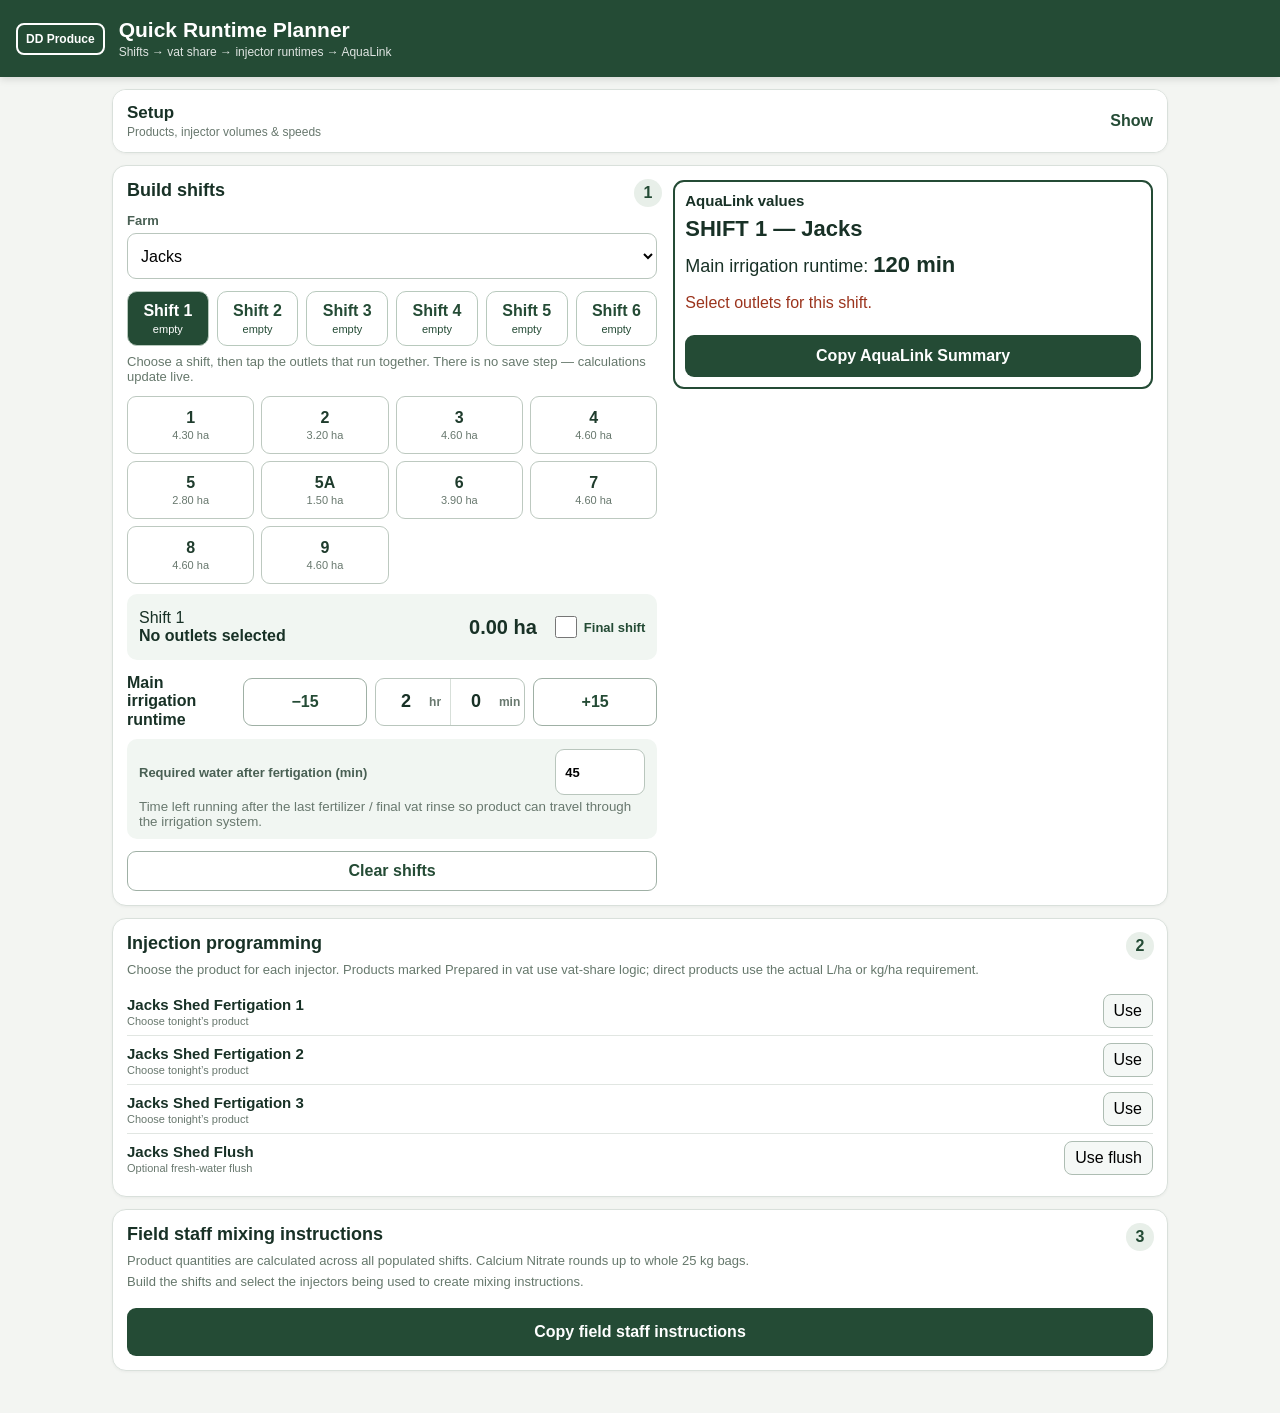
<file: index.html>
<!doctype html><html lang="en"><head><meta charset="utf-8"><meta name="viewport" content="width=device-width,initial-scale=1,viewport-fit=cover"><meta name="theme-color" content="#244B35"><title>Quick Runtime Planner — Build 5.2</title><link rel="stylesheet" href="quick.css"></head><body>
<header><div class="brand">DD Produce</div><div><h1>Quick Runtime Planner</h1><p>Shifts → vat share → injector runtimes → AquaLink</p></div></header><main>
<section class="card setupCard"><button id="setupToggle" class="setupToggle"><span><strong>Setup</strong><small>Products, injector volumes & speeds</small></span><b>Show</b></button><div id="setupPanel" class="setupPanel"><div class="setupProducts"><h2>Products</h2><p class="hint">Add products once, then choose them on any injector.</p><div id="productSetup"></div><button id="addProduct" class="secondary">+ Add product</button></div><h2>Injectors</h2><p class="hint">Physical injector settings. Product can be changed for tonight without changing the injector.</p><div id="setupInjectors"></div></div></section>
<section class="card plannerCard"><div class="step">1</div><div class="outletPane"><h2>Build shifts</h2><label>Farm</label><select id="farm"></select><div id="shiftTabs" class="shiftTabs"></div><p class="hint">Choose a shift, then tap the outlets that run together. There is no save step — calculations update live.</p><div id="outlets" class="outlets"></div><div id="shiftSummary" class="shiftSummary"></div><div class="irrigationCtl"><b>Main irrigation runtime</b><button id="rtMinus" class="secondary">−15</button><div class="durationInput" aria-label="Irrigation duration"><label><input id="rtHours" type="number" inputmode="numeric" min="0" max="23" step="1" value="2"><span>hr</span></label><label><input id="rtMinutes" type="number" inputmode="numeric" min="0" max="59" step="1" value="0"><span>min</span></label></div><button id="rtPlus" class="secondary">+15</button></div><div class="postWaterCtl"><label>Required water after fertigation (min)<input id="postWater" type="number" min="0" step="5" value="45"></label><small>Time left running after the last fertilizer / final vat rinse so product can travel through the irrigation system.</small></div><button id="clearShifts" class="secondary" style="margin-top:12px">Clear shifts</button></div><aside class="inlineResult"><h3>AquaLink values</h3><div id="result"></div><button id="copy" class="primary">Copy AquaLink Summary</button></aside></section>
<section class="card"><div class="step">2</div><h2>Injection programming</h2><p class="hint">Choose the product for each injector. Products marked Prepared in vat use vat-share logic; direct products use the actual L/ha or kg/ha requirement.</p><div id="injectors"></div><div id="injectionOrderBox" class="injectionOrderBox"></div></section>
<section class="card fieldStaffCard"><div class="step">3</div><h2>Field staff mixing instructions</h2><p class="hint">Product quantities are calculated across all populated shifts. Calcium Nitrate rounds up to whole 25 kg bags.</p><div id="fieldStaffResult"></div><button id="copyFieldStaff" class="primary">Copy field staff instructions</button></section>
</main><script src="quick.js"></script></body></html>
</file>
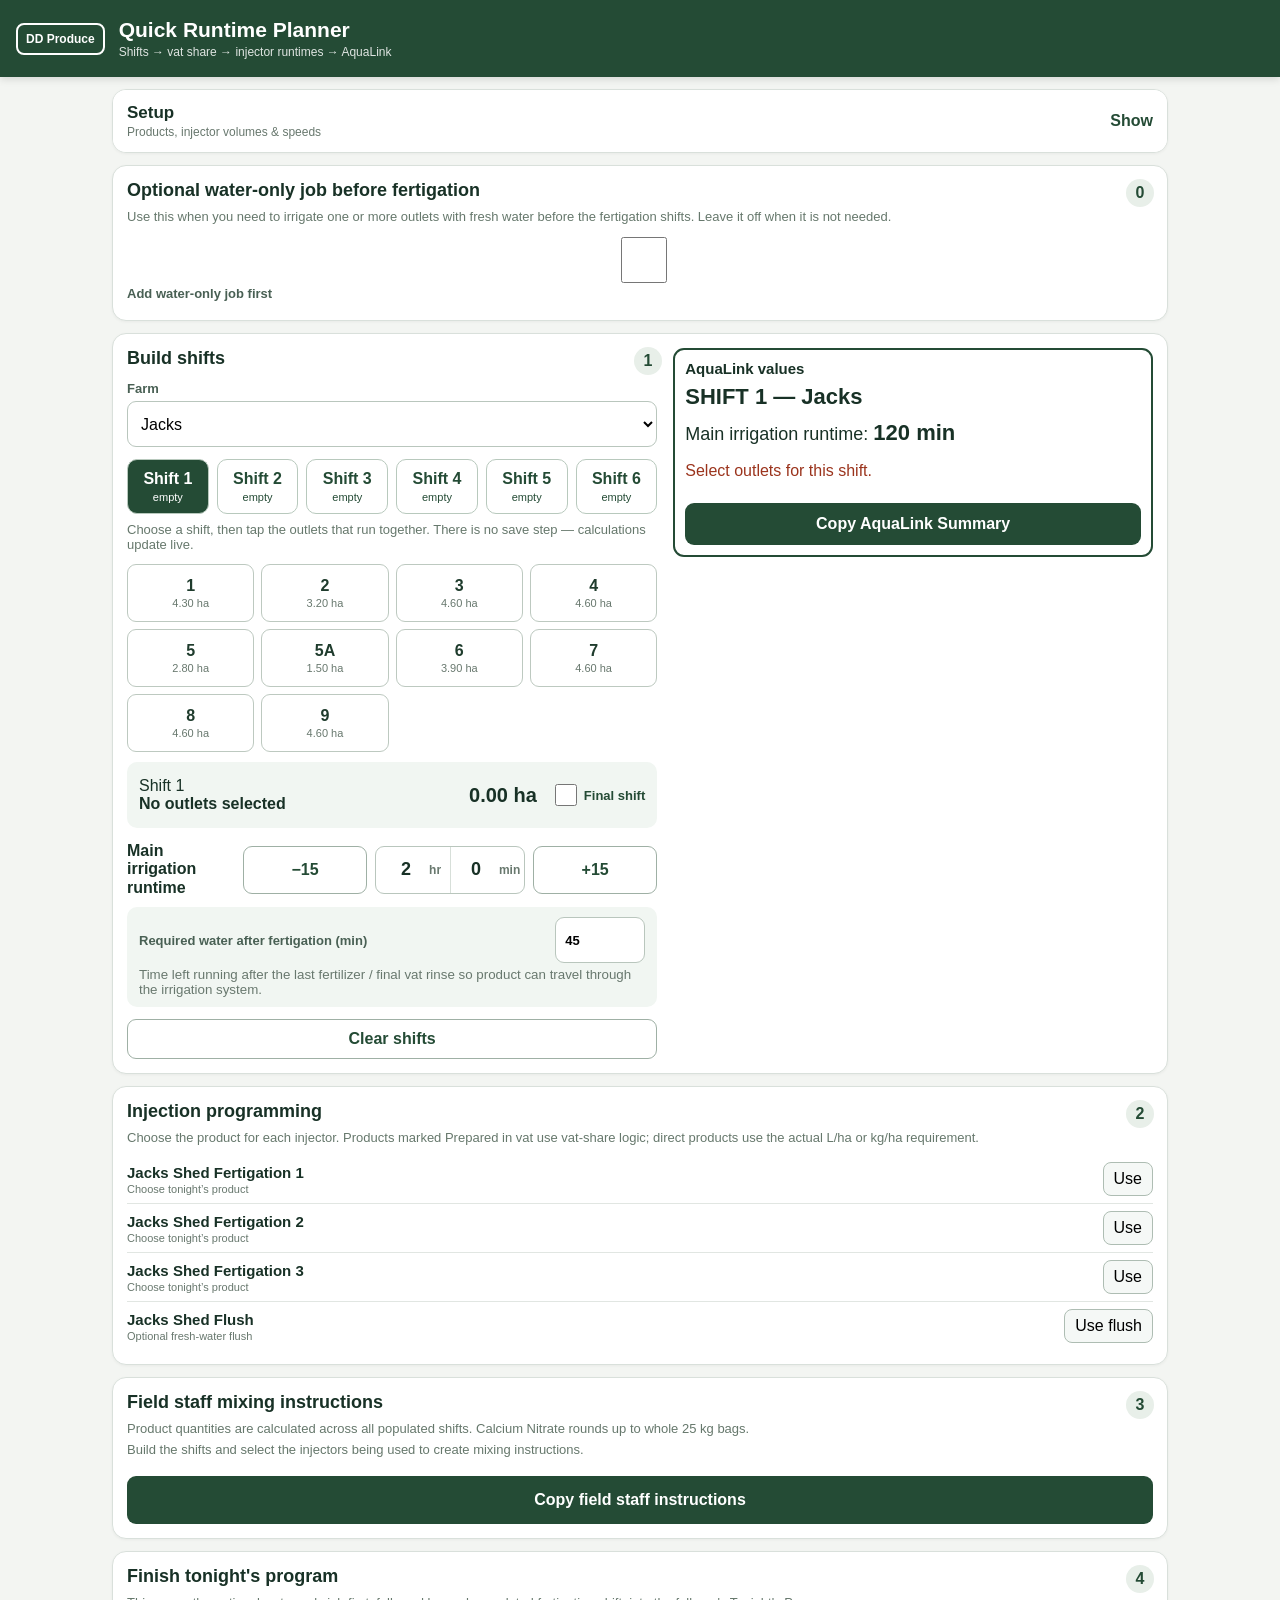
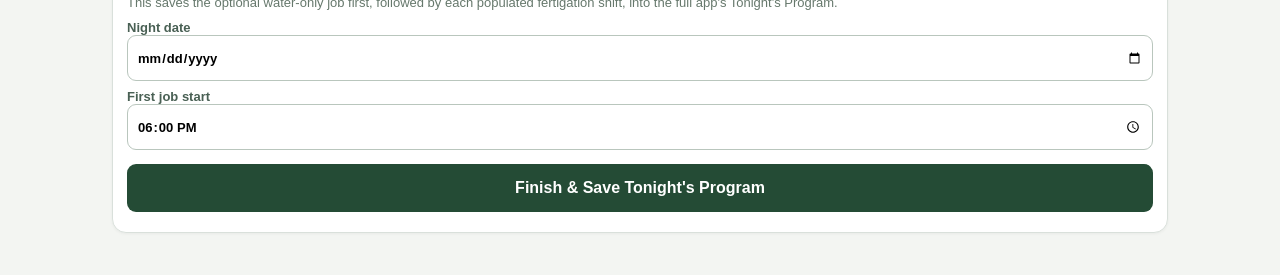
<file: quick-planner.html>
<!doctype html><html lang="en"><head><meta charset="utf-8"><meta name="viewport" content="width=device-width,initial-scale=1,viewport-fit=cover"><meta name="theme-color" content="#244B35"><title>Quick Runtime Planner — Build 5.2</title><link rel="stylesheet" href="quick.css"></head><body>
<header><div class="brand">DD Produce</div><div><h1>Quick Runtime Planner</h1><p>Shifts → vat share → injector runtimes → AquaLink</p></div></header><main>
<section class="card setupCard"><button id="setupToggle" class="setupToggle"><span><strong>Setup</strong><small>Products, injector volumes & speeds</small></span><b>Show</b></button><div id="setupPanel" class="setupPanel"><div class="setupProducts"><h2>Products</h2><p class="hint">Add products once, then choose them on any injector.</p><div id="productSetup"></div><button id="addProduct" class="secondary">+ Add product</button></div><h2>Injectors</h2><p class="hint">Physical injector settings. Product can be changed for tonight without changing the injector.</p><div id="setupInjectors"></div></div></section>
<section class="card waterOnlyCard"><div class="step">0</div><h2>Optional water-only job before fertigation</h2><p class="hint">Use this when you need to irrigate one or more outlets with fresh water before the fertigation shifts. Leave it off when it is not needed.</p><label class="waterToggle"><input id="useWaterOnly" type="checkbox"> <strong>Add water-only job first</strong></label><div id="waterOnlyPanel" style="display:none"><div id="waterOutlets" class="outlets"></div><div class="irrigationCtl"><b>Water-only runtime</b><button id="waterMinus" class="secondary">−15</button><div class="durationInput"><label><input id="waterHours" type="number" inputmode="numeric" min="0" max="23" value="2"><span>hr</span></label><label><input id="waterMinutes" type="number" inputmode="numeric" min="0" max="59" value="0"><span>min</span></label></div><button id="waterPlus" class="secondary">+15</button></div></div></section>
<section class="card plannerCard"><div class="step">1</div><div class="outletPane"><h2>Build shifts</h2><label>Farm</label><select id="farm"></select><div id="shiftTabs" class="shiftTabs"></div><p class="hint">Choose a shift, then tap the outlets that run together. There is no save step — calculations update live.</p><div id="outlets" class="outlets"></div><div id="shiftSummary" class="shiftSummary"></div><div class="irrigationCtl"><b>Main irrigation runtime</b><button id="rtMinus" class="secondary">−15</button><div class="durationInput" aria-label="Irrigation duration"><label><input id="rtHours" type="number" inputmode="numeric" min="0" max="23" step="1" value="2"><span>hr</span></label><label><input id="rtMinutes" type="number" inputmode="numeric" min="0" max="59" step="1" value="0"><span>min</span></label></div><button id="rtPlus" class="secondary">+15</button></div><div class="postWaterCtl"><label>Required water after fertigation (min)<input id="postWater" type="number" min="0" step="5" value="45"></label><small>Time left running after the last fertilizer / final vat rinse so product can travel through the irrigation system.</small></div><button id="clearShifts" class="secondary" style="margin-top:12px">Clear shifts</button></div><aside class="inlineResult"><h3>AquaLink values</h3><div id="result"></div><button id="copy" class="primary">Copy AquaLink Summary</button></aside></section>
<section class="card"><div class="step">2</div><h2>Injection programming</h2><p class="hint">Choose the product for each injector. Products marked Prepared in vat use vat-share logic; direct products use the actual L/ha or kg/ha requirement.</p><div id="injectors"></div><div id="injectionOrderBox" class="injectionOrderBox"></div></section>
<section class="card fieldStaffCard"><div class="step">3</div><h2>Field staff mixing instructions</h2><p class="hint">Product quantities are calculated across all populated shifts. Calcium Nitrate rounds up to whole 25 kg bags.</p><div id="fieldStaffResult"></div><button id="copyFieldStaff" class="primary">Copy field staff instructions</button></section>
<section class="card saveProgramCard"><div class="step">4</div><h2>Finish tonight's program</h2><p class="hint">This saves the optional water-only job first, followed by each populated fertigation shift, into the full app's Tonight's Program.</p><div class="saveProgramInputs"><label>Night date<input id="saveNightDate" type="date"></label><label>First job start<input id="saveStartTime" type="time" value="18:00"></label></div><button id="finishSave" class="primary">Finish &amp; Save Tonight's Program</button><div id="saveStatus" class="hint"></div></section>
</main><script src="quick.js"></script></body></html>
</file>
<file: quick.css>
*{box-sizing:border-box}body{margin:0;background:#f3f5f2;color:#183126;font-family:-apple-system,BlinkMacSystemFont,"Segoe UI",sans-serif;font-size:16px}header{background:#244b35;color:white;padding:18px max(16px,env(safe-area-inset-left));display:flex;gap:14px;align-items:center;position:sticky;top:0;z-index:5;box-shadow:0 2px 8px #0002}.brand{border:2px solid #fff;border-radius:8px;padding:7px 8px;font-weight:800;font-size:12px;white-space:nowrap}h1{font-size:21px;margin:0}header p{margin:3px 0 0;opacity:.85;font-size:12px}main{max-width:620px;margin:auto;padding:12px 12px calc(30px + env(safe-area-inset-bottom))}.card{background:white;border:1px solid #d9e0db;border-radius:14px;padding:14px;margin-bottom:12px;box-shadow:0 1px 3px #0000000c;position:relative}.step{position:absolute;right:13px;top:13px;width:28px;height:28px;border-radius:50%;display:grid;place-items:center;background:#e8efe9;color:#244b35;font-weight:800}.card h2{font-size:18px;margin:0 38px 12px 0}label{display:block;font-size:13px;font-weight:700;margin:8px 0 5px;color:#496054}select,input,button{font:inherit}select,input{width:100%;min-height:46px;border:1px solid #b9c6bd;border-radius:9px;background:#fff;padding:9px}.outlets{display:grid;grid-template-columns:repeat(4,1fr);gap:7px;margin-top:12px}.outlet{min-height:58px;border:1px solid #bdc9c0;background:#fff;border-radius:9px;padding:5px 2px;font-weight:800;color:#1f3c2d}.outlet small{display:block;font-size:11px;font-weight:500;color:#68786e;margin-top:2px}.outlet.on{background:#244b35;color:white;border-color:#244b35}.outlet.on small{color:#dbe6df}.total{margin-top:11px;background:#f0f5f1;border-radius:9px;padding:10px;display:grid;grid-template-columns:1fr minmax(180px,240px);gap:10px;align-items:center}.total>div:first-child{display:grid;grid-template-columns:1fr auto;gap:2px 8px}.total span{font-size:12px}.total strong{grid-row:2}.total b{grid-row:1/3;grid-column:2;align-self:center;font-size:18px}.runtimeCompact{border-left:1px solid #d5dfd8;padding-left:10px}.runtimeMini{display:grid;grid-template-columns:44px 1fr 44px;gap:4px;margin-top:3px}.runtimeMini select{min-height:38px;padding:5px}.runtimeMini button{border:1px solid #b9c6bd;background:#f7f9f7;border-radius:8px;font-weight:700;min-height:38px}.hint{font-size:13px;color:#66786c;margin:-4px 0 10px}.inj{border-top:1px solid #e1e6e2;padding:12px 0}.inj:first-child{border-top:0}.injHead{display:flex;justify-content:space-between;align-items:center;gap:10px}.injHead strong{font-size:16px}.toggle{width:auto;min-height:38px;padding:7px 12px;border:1px solid #aebdb3;background:#f5f8f6;border-radius:8px}.toggle.on{background:#244b35;color:#fff}.injBody{display:none}.inj.active .injBody{display:block}.two{display:grid;grid-template-columns:1fr 1fr;gap:8px}.calc{margin-top:9px;background:#f1f5f2;border-radius:9px;padding:10px;font-size:13px}.calc strong{font-size:17px}.warning{color:#9b341d}.result{border:2px solid #244b35}.aquaHead{font-size:17px;font-weight:800;margin-bottom:8px}.aquaLine{display:grid;grid-template-columns:1fr auto;gap:6px;padding:9px 0;border-top:1px solid #dce4de}.aquaLine:first-of-type{border-top:0}.aquaLine b{font-size:18px}.primary,.secondary{width:100%;min-height:48px;border-radius:9px;margin-top:9px;font-weight:800}.primary{background:#244b35;color:#fff;border:0}.secondary{background:#fff;color:#244b35;border:1px solid #9fb0a5}@media(max-width:390px){main{padding-left:8px;padding-right:8px}.card{padding:12px}.outlets{grid-template-columns:repeat(4,1fr);gap:5px}.total{grid-template-columns:1fr}.runtimeCompact{border-left:0;border-top:1px solid #d5dfd8;padding:8px 0 0}.two{grid-template-columns:1fr}}

.orderTitle{margin-top:10px;padding-top:10px;border-top:1px solid #dce4de;font-size:13px;font-weight:800;color:#496054}.orderRow{display:grid;grid-template-columns:28px 1fr 40px 40px;gap:6px;align-items:center;padding:6px 0}.orderRow>b{width:28px;height:28px;border-radius:50%;display:grid;place-items:center;background:#244b35;color:#fff}.orderRow span{font-weight:750}.orderRow small{display:block;font-size:11px;font-weight:500;color:#68786e;margin-top:1px}.orderRow button{min-height:38px;border:1px solid #b9c6bd;background:#f7f9f7;border-radius:8px;font-size:20px;font-weight:800;color:#244b35}.orderRow button:disabled{opacity:.25}

.aquaTable{width:100%;border-collapse:collapse;margin-top:8px}.aquaTable th,.aquaTable td{padding:9px 5px;border-top:1px solid #dce4de;text-align:left}.aquaTable th{font-size:12px;color:#66786c}.aquaTable td.num,.aquaTable th.num{text-align:right;font-weight:800}.aquaTable td.num{font-size:18px}.aquaTable small{display:block;color:#68786e;margin-top:2px}.aquaNote{font-size:12px;color:#66786c;margin:8px 0 0}
.setupCard{padding:0;overflow:hidden}.setupToggle{width:100%;border:0;background:#fff;padding:13px 14px;display:flex;justify-content:space-between;align-items:center;text-align:left;color:#183126}.setupToggle span{display:flex;flex-direction:column}.setupToggle strong{font-size:17px}.setupToggle small{font-size:12px;color:#68786e;margin-top:2px}.setupToggle b{color:#244b35}.setupPanel{display:none;border-top:1px solid #e1e6e2;padding:14px}.setupPanel.open{display:block}.setupInj{padding:10px 0;border-top:1px solid #e1e6e2}.setupInj:first-of-type{border-top:0}.setupInj>strong{font-size:15px}.setupInj input,.setupInj select{min-height:42px}.flushOnly .calc{color:#496054}.inj input[readonly]{background:#f2f5f2;color:#53665a}
.inlineResult{margin-top:10px;border:2px solid #244b35;border-radius:11px;padding:10px}.inlineResult h3{font-size:15px;margin:0 0 7px}.inlineResult .primary,.inlineResult .secondary{min-height:42px;margin-top:7px}.inlineResult .aquaTable td,.inlineResult .aquaTable th{padding:7px 4px}

/* Build 6: iPad split view + prepared-vat allocation */
.vatPlan{margin-top:10px;border:1px solid #d5dfd8;border-radius:10px;padding:10px;background:#f8faf8}.vatPlanHead{display:flex;justify-content:space-between;gap:10px;align-items:baseline}.vatPlanHead strong{font-size:14px}.vatPreparedSummary{font-size:12px;font-weight:700;color:#496054}.vatOutlets{display:grid;grid-template-columns:repeat(5,1fr);gap:5px;margin-top:8px}.vatOutlet{min-height:46px;border:1px solid #bdc9c0;background:#fff;border-radius:8px;font-weight:800;color:#1f3c2d;padding:4px 2px}.vatOutlet small{display:block;font-size:9px;font-weight:500;color:#68786e}.vatOutlet.on{background:#244b35;color:#fff;border-color:#244b35}.vatOutlet.on small{color:#dbe6df}.vatHelp{font-size:11px;color:#68786e;margin:7px 0 0}.outletPane>.secondary{min-height:40px;margin-top:8px}
@media(min-width:760px){main{max-width:1080px}.plannerCard{display:grid;grid-template-columns:minmax(0,1.05fr) minmax(360px,.95fr);gap:16px;align-items:start}.plannerCard .step{left:calc(50% - 6px);right:auto}.outletPane{min-width:0}.inlineResult{margin-top:0;position:sticky;top:92px;min-width:0}.inlineResult .aquaTable td.num{font-size:16px}.inlineResult .orderRow{grid-template-columns:28px 1fr 38px 38px}.outlets{grid-template-columns:repeat(4,1fr)}}
@media(max-width:520px){.vatOutlets{grid-template-columns:repeat(4,1fr)}}

/* Build 7: compact injector cards + working prepared-vat state */
.inj{padding:9px 0}.injHead strong{font-size:15px}.injBody{padding-top:4px}.injBody label{font-size:11px;margin:4px 0 3px}.injBody select,.injBody input{min-height:36px;padding:5px 8px;font-size:14px}.injBody .two{gap:6px}.injBody .calc{margin-top:6px;padding:7px 9px;line-height:1.3}.injBody .calc strong{font-size:15px}.injBody .calc span{font-size:11px;color:#68786e}.toggle{min-height:34px;padding:5px 10px}.vatPlan{padding:7px;margin-top:6px}.vatOutlets{margin-top:6px}.vatOutlet{min-height:40px}.vatOutlet.used{background:#dfe9e2;color:#244b35;border-color:#8fa99a}.vatOutlet.used small{color:#587064}.vatStatus{display:flex;flex-wrap:wrap;gap:5px 12px;margin-top:7px;font-size:11px;color:#496054}.vatActions{display:flex;gap:6px;margin-top:7px}.vatActions button{min-height:34px;border-radius:7px;border:1px solid #aebdb3;background:#fff;color:#244b35;font-size:12px;font-weight:700;padding:5px 8px}.vatActions .markUsed{background:#244b35;color:#fff}.vatHelp{margin-top:5px}.solutionWrap label{margin-top:5px}
@media(min-width:760px){.inj.active .injBody{display:grid;grid-template-columns:1fr 1fr;gap:5px 10px;align-items:start}.inj.active .injBody>.two{display:contents}.inj.active .injBody>.vatPlan,.inj.active .injBody>.solutionWrap,.inj.active .injBody>.calc{grid-column:1/-1}.inj.active .injBody>.two>div{min-width:0}.inj.active .injBody>.two>input[type=hidden]{display:none}.vatOutlets{grid-template-columns:repeat(6,1fr)}}
/* Build 8: ordered fertigation runs using Injector Times spreadsheet logic */
.runHint{margin-top:0}.addRun{min-height:42px;margin-top:9px}.runs{margin-top:10px}.runEmpty{margin:8px 0}.runRow{display:grid;grid-template-columns:28px 1fr 34px 34px 34px;gap:5px;align-items:center;padding:5px;border:1px solid #d8e1da;border-radius:9px;margin-bottom:5px;background:#fafcfa}.runRow.active{border:2px solid #244b35;background:#f2f7f3}.runRow>b{width:26px;height:26px;border-radius:50%;display:grid;place-items:center;background:#244b35;color:white}.runPick{border:0;background:transparent;text-align:left;color:#183126;padding:2px}.runPick span{display:block;font-weight:800}.runPick small{display:block;color:#68786e}.runMove,.runDelete{min-height:34px;border:1px solid #bdc9c0;border-radius:7px;background:#fff;color:#244b35;font-weight:800}.runDelete{font-size:20px}.runMove:disabled{opacity:.25}.runTotal{display:flex;justify-content:space-between;padding:7px 5px;font-size:13px;border-top:1px solid #d8e1da;margin-top:6px}.runFocus{background:#eef4ef;border-radius:8px;padding:8px;margin-bottom:7px}.runFocus strong,.runFocus span{display:block}.runFocus span{font-size:12px;color:#5d7064;margin-top:2px}.compactInj{padding:7px 0}.compactInj .injHead>div small{display:block;color:#68786e;font-size:11px;margin-top:1px}.compactInj.active .injBody{display:grid;grid-template-columns:repeat(4,1fr);gap:6px;align-items:end}.compactInj .injBody label{margin:0}.compactInj .calc{grid-column:1/-1;margin:0;padding:6px 8px}.setupGrid{display:grid;grid-template-columns:repeat(2,1fr);gap:6px}.setupGrid label{margin:3px 0}.setupGrid input{min-height:38px;padding:5px 7px}.plannerCard .total{grid-template-columns:1fr}.plannerCard .total>div:first-child{grid-template-columns:1fr auto}.plannerCard .total b{grid-row:1/3;grid-column:2}
@media(max-width:700px){.compactInj.active .injBody{grid-template-columns:1fr 1fr}.setupGrid{grid-template-columns:1fr}.runRow{grid-template-columns:26px 1fr 32px 32px 32px}.plannerCard{display:block}.inlineResult{margin-top:10px}}
/* Build 10.1 - per-run irrigation runtime */
.runRuntime{display:flex;align-items:center;gap:6px;margin-left:auto;padding-left:8px}
.runRuntime small{font-size:12px;color:#66766d;white-space:nowrap}
.runRuntime button{min-width:36px;height:36px;padding:0 8px;border:1px solid #bfd0c5;border-radius:9px;background:#fff;color:#1672df;font-weight:700;font-size:15px}
.runRuntime input{width:66px;height:36px;border:1px solid #bfd0c5;border-radius:9px;padding:0 7px;text-align:center;font-weight:700;font-size:15px}
.mainRuntimeLine{display:flex;justify-content:space-between;align-items:center;padding:10px 4px;border-bottom:1px solid #dbe4de;font-size:16px}
.mainRuntimeLine b{font-size:20px}
@media(max-width:700px){.runRow{flex-wrap:wrap}.runRuntime{width:100%;margin:5px 0 0 40px;padding:0}.runRuntime small{min-width:72px}}
/* Excel Shift Build 1 */
.shiftTabs{display:grid;grid-template-columns:repeat(6,1fr);gap:8px;margin:12px 0}.shiftTab{border:1px solid #b8c9bd;background:#fff;border-radius:10px;padding:10px 4px;font-weight:800;color:#244b35}.shiftTab.active{background:#244b35;color:#fff}.shiftTab small{display:block;font-size:11px;font-weight:500;margin-top:3px}.shiftSummary{margin:10px 0 14px;padding:10px 12px;border-radius:10px;background:#f1f6f2;display:flex;justify-content:space-between;gap:10px;align-items:center}.shiftSummary strong{display:block}.shiftSummary .ha{font-size:20px;font-weight:800}.irrigationCtl{display:flex;gap:7px;align-items:center;margin-top:10px}.irrigationCtl input{width:95px;text-align:center}.irrigationCtl button{min-width:48px}.productAmount small{display:block;color:#6c7b71;font-size:12px}.aquaSimple{width:100%;border-collapse:collapse;margin-top:12px}.aquaSimple th,.aquaSimple td{padding:12px 7px;border-bottom:1px solid #dbe3dd;text-align:left}.aquaSimple th:nth-child(3),.aquaSimple th:nth-child(4),.aquaSimple td:nth-child(3),.aquaSimple td:nth-child(4){text-align:right;white-space:nowrap}.aquaSimple th{font-size:13px}.aquaSimple td{font-size:16px}.aquaSimple .productAmount{font-size:14px}.shiftTitle{font-size:22px;font-weight:800;margin:4px 0}.mainIrr{font-size:18px;margin:10px 0 6px}.mainIrr b{font-size:22px}.setupProducts{border-bottom:1px solid #dbe3dd;margin-bottom:18px;padding-bottom:16px}.productRow{display:grid;grid-template-columns:2fr 1fr 1fr auto;gap:8px;align-items:end;margin:8px 0}.productRow input,.productRow select{width:100%}.deleteProduct{height:44px}.productSelect{width:100%}
@media(max-width:700px){.shiftTabs{grid-template-columns:repeat(3,1fr)}.productRow{grid-template-columns:1fr 1fr}.aquaSimple th,.aquaSimple td{padding:9px 4px;font-size:13px}.aquaSimple th{font-size:11px}.plannerCard{display:block}.inlineResult{margin-top:14px}}

/* Excel Shift Build 2 - user controlled injection order */
.injectionOrderBox{margin-top:12px;border-top:1px solid #dbe3dd;padding-top:10px}
.injectionOrderBox:empty{display:none}
.orderControlTitle{margin-bottom:5px}.orderControlTitle strong{display:block;font-size:15px}.orderControlTitle small{display:block;color:#68786e;font-size:11px;margin-top:2px}
.orderControlRow{display:grid;grid-template-columns:28px 1fr 38px 38px;gap:6px;align-items:center;padding:5px 0}
.orderControlRow>b{width:26px;height:26px;border-radius:50%;display:grid;place-items:center;background:#244b35;color:#fff}
.orderControlRow span{font-weight:800}.orderControlRow span small{display:block;font-weight:500;color:#68786e;font-size:11px}
.orderControlRow button{height:36px;border:1px solid #b9c6bd;background:#fff;border-radius:8px;color:#244b35;font-size:18px;font-weight:800}
.orderControlRow button:disabled{opacity:.25}

.finalShiftCtl{margin-top:12px;border:1px solid #b8cbbf;border-radius:12px;padding:10px 12px;background:#f7faf8}.finalShiftCtl label{display:flex;align-items:center;gap:10px;margin:0;cursor:pointer}.finalShiftCtl input{width:22px;height:22px;flex:0 0 auto}.finalShiftCtl span{display:flex;flex-direction:column;gap:2px}.finalShiftCtl small{font-weight:400;color:#6d7d73}.shiftTab.final{box-shadow:inset 0 0 0 2px #24583b}.shiftTab em{display:block;font-size:10px;font-style:normal;letter-spacing:.06em;margin-top:2px}

/* Excel Shift Build 4 - field staff mixing instructions */
.fieldStaffCard{margin-top:12px}.staffFarm{font-size:20px;font-weight:800;margin:2px 0 8px}.staffLine{display:grid;grid-template-columns:minmax(180px,1fr) minmax(220px,1fr);gap:14px;padding:10px 4px;border-top:1px solid #dbe3dd;align-items:center}.staffLine strong,.staffLine small{display:block}.staffLine small{color:#68786e;margin-top:2px}.staffLine>span:last-child{text-align:right}.staffLine>span:last-child small{font-size:11px}.staffOutlets{margin-top:10px;background:#f1f6f2;border-radius:9px;padding:10px}.staffOutlets b,.staffOutlets span{display:block}.staffOutlets span{margin-top:3px}.fieldStaffCard .primary{max-width:100%}@media(max-width:600px){.staffLine{grid-template-columns:1fr}.staffLine>span:last-child{text-align:left}}
.preparedCheck{display:flex!important;align-items:center;gap:8px;border:1px solid #c4d1c8;border-radius:9px;padding:7px 9px;min-height:44px}.preparedCheck input{width:20px!important;height:20px}.preparedCheck span{display:flex;flex-direction:column}.preparedCheck small{font-size:10px;color:#6c7b71}.directProduct .vatOnly,.directProduct .rinseField{display:none!important}.postWaterCtl{margin-top:10px;padding:10px 12px;border-radius:10px;background:#f1f6f2}.postWaterCtl label{display:flex;align-items:center;justify-content:space-between;gap:10px;margin:0;font-weight:700}.postWaterCtl input{width:90px}.postWaterCtl small{display:block;color:#68786e;margin-top:4px}.finishRule{margin:8px 0;font-size:14px}.finishOK{margin-top:10px;padding:8px 10px;border-radius:8px;background:#edf6ef;font-size:13px}.irrigationCtl input[type=time]{width:118px;min-height:44px;font-size:18px;text-align:center}

/* Build 5.2 — compact setup + true irrigation duration (not time of day) */
.irrigationCtl{display:grid;grid-template-columns:minmax(92px,1fr) minmax(92px,1.15fr) minmax(150px,1.25fr) minmax(92px,1.15fr);gap:8px;align-items:center}
.irrigationCtl>b{line-height:1.15}
.irrigationCtl .secondary{margin:0;min-height:48px}
.durationInput{display:grid;grid-template-columns:1fr 1fr;border:1px solid #b9c6bd;border-radius:9px;background:#fff;overflow:hidden;min-height:48px}
.durationInput label{margin:0;display:flex;align-items:center;justify-content:center;gap:3px;color:#183126;min-width:0}
.durationInput label+label{border-left:1px solid #d7dfd9}
.durationInput input{border:0;border-radius:0;padding:5px 0 5px 5px;min-height:46px;width:2.5em;text-align:right;font-size:18px;font-weight:800;background:transparent;color:#183126}
.durationInput input:focus{outline:2px solid #5aa4e8;outline-offset:-2px}
.durationInput span{font-size:12px;font-weight:800;color:#68786e;margin-right:4px}

/* Product setup: use the width instead of tall stacked cards */
.productRow{grid-template-columns:minmax(170px,2fr) minmax(90px,.8fr) minmax(105px,.9fr) minmax(170px,1.25fr) 44px;gap:8px;align-items:end;margin:5px 0;padding:5px 0;border-bottom:1px solid #edf1ee}
.productRow:last-child{border-bottom:0}
.productRow label{margin:2px 0}
.productRow input,.productRow select{min-height:40px;padding:6px 8px}
.productRow .preparedCheck{min-height:40px;padding:5px 8px;margin:2px 0}
.productRow .preparedCheck span b{font-size:13px}
.productRow .preparedCheck small{line-height:1.1}
.productRow .deleteProduct{width:44px;height:40px;min-height:40px;margin:2px 0 0;padding:0}
.setupProducts{margin-bottom:12px;padding-bottom:10px}
.setupProducts .secondary{min-height:40px;margin-top:6px}

@media(max-width:700px){
  .productRow{grid-template-columns:minmax(0,1.5fr) minmax(78px,.7fr) minmax(90px,.8fr);gap:6px;padding:7px 0}
  .productRow .preparedCheck{grid-column:1/3}
  .productRow .deleteProduct{grid-column:3;grid-row:2;width:100%}
  .irrigationCtl{grid-template-columns:1fr minmax(128px,1.2fr) 1fr;gap:7px}
  .irrigationCtl>b{grid-column:1/-1;margin-bottom:0}
}
@media(max-width:430px){
  .setupPanel{padding:10px}
  .setupProducts h2{margin-bottom:7px}
  .setupProducts .hint{margin-bottom:5px}
  .productRow{grid-template-columns:minmax(0,1fr) minmax(74px,.58fr);gap:5px}
  .productRow label:nth-child(1){grid-column:1}
  .productRow label:nth-child(2){grid-column:2}
  .productRow label:nth-child(3){grid-column:1}
  .productRow .preparedCheck{grid-column:2;margin:2px 0;align-self:stretch}
  .productRow .preparedCheck small{display:none}
  .productRow .deleteProduct{grid-column:1/-1;grid-row:auto;height:34px;min-height:34px}
  .irrigationCtl{grid-template-columns:minmax(82px,1fr) minmax(130px,1.2fr) minmax(82px,1fr)}
  .irrigationCtl .secondary{min-width:0;padding:7px 4px}
  .durationInput input{font-size:17px;width:2.25em}
}

/* Build 5.3 — compact final-shift control in shift summary */
.shiftSummaryActions{display:flex;align-items:center;justify-content:flex-end;gap:18px;margin-left:auto}
.finalShiftInline{display:flex!important;align-items:center;gap:7px;margin:0!important;white-space:nowrap;font-weight:800;color:#244b35;cursor:pointer}
.finalShiftInline input{width:22px!important;height:22px!important;margin:0;flex:0 0 auto}
@media(max-width:600px){.shiftSummary{align-items:center}.shiftSummaryActions{gap:10px}.shiftSummary .ha{font-size:17px}.finalShiftInline span{font-size:13px}}
@media(max-width:390px){.shiftSummary{gap:6px;padding:9px}.shiftSummaryActions{gap:7px}.finalShiftInline span{font-size:12px}.finalShiftInline input{width:20px!important;height:20px!important}}
</file>
